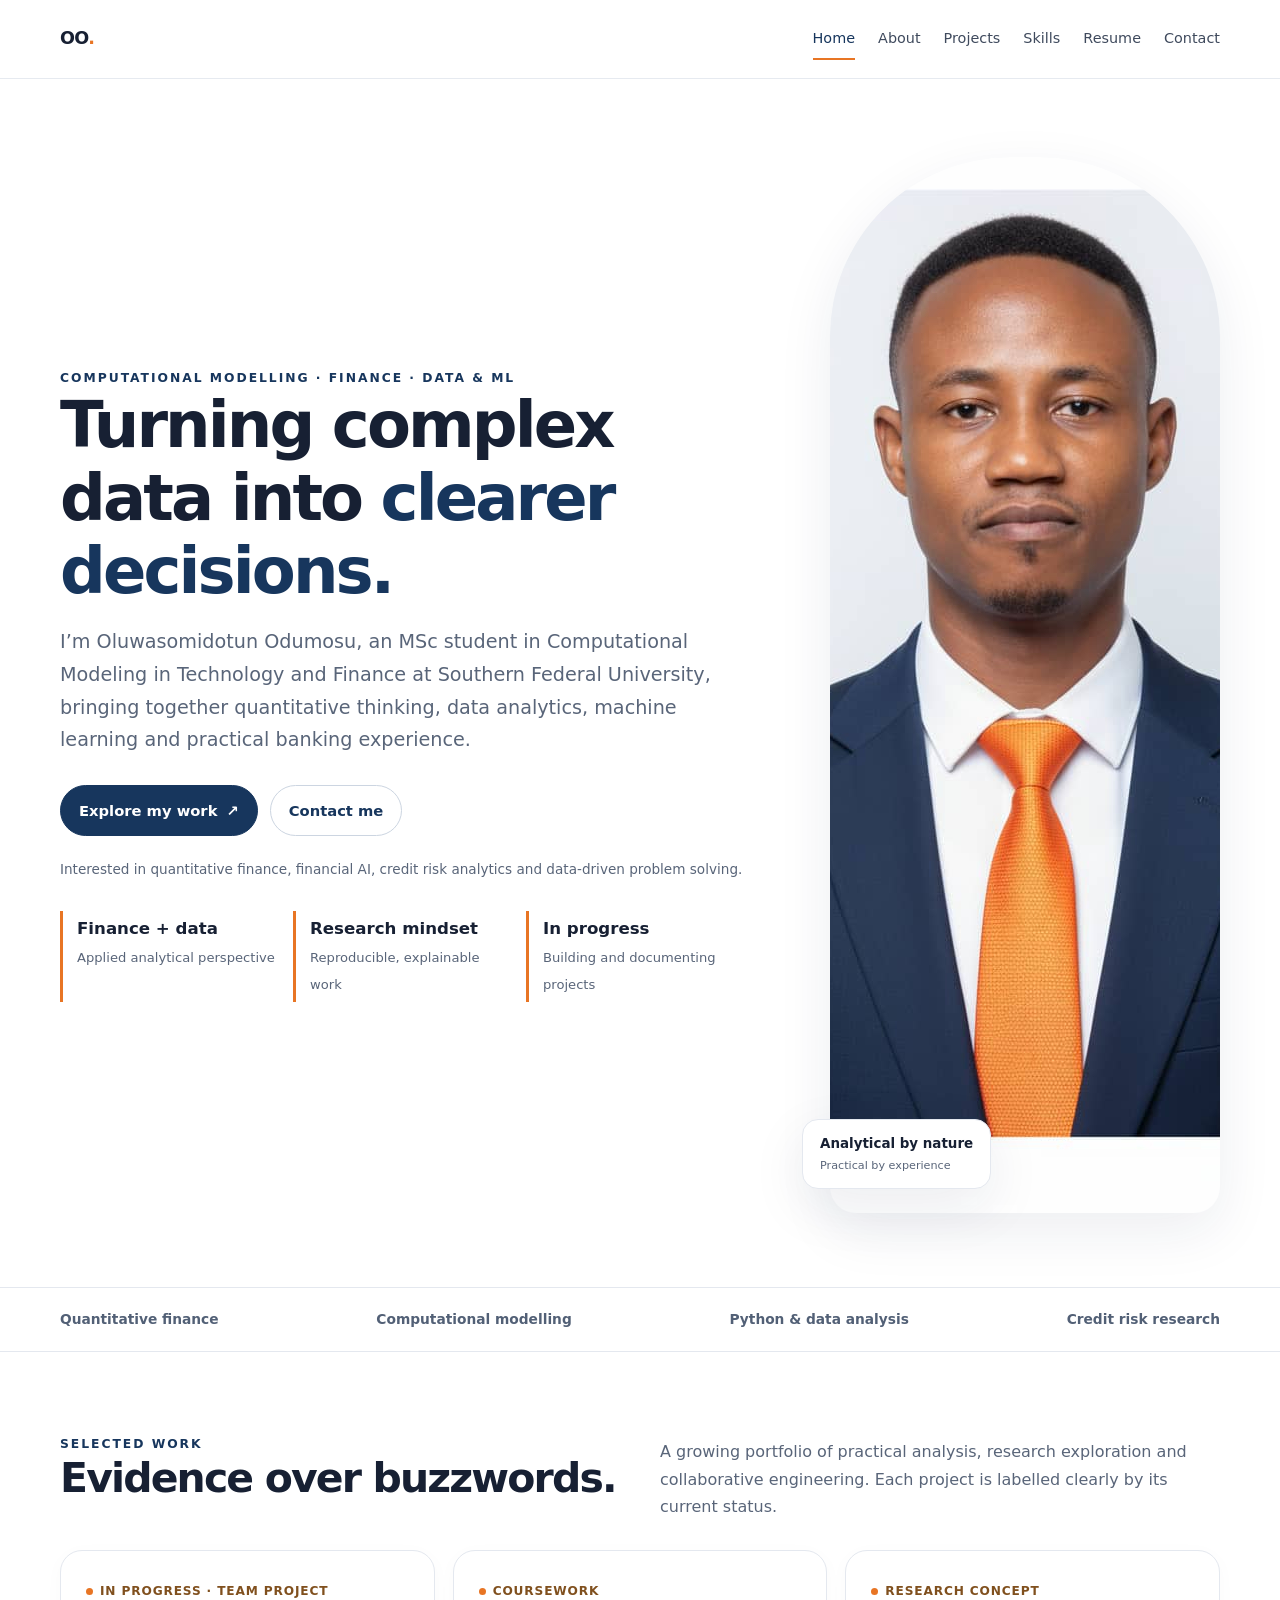
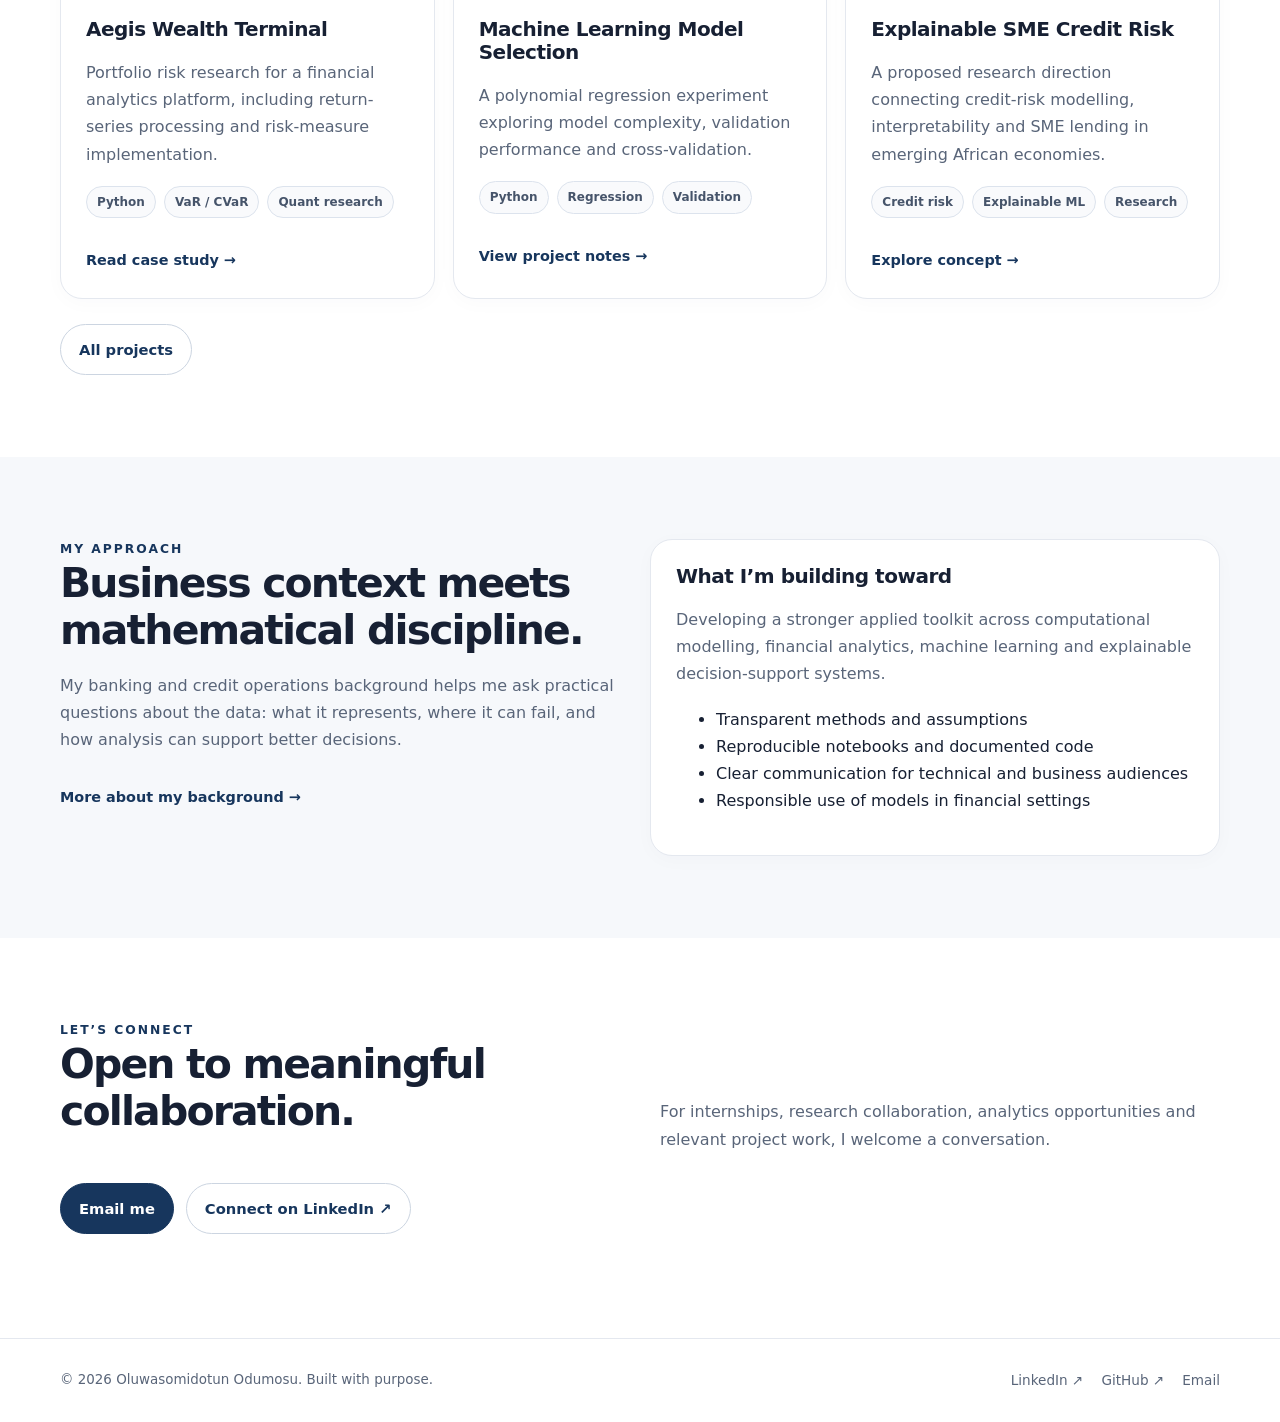
<file: index.html>
<!doctype html>
<html lang="en"><head><meta charset="utf-8"><meta name="viewport" content="width=device-width,initial-scale=1"><meta name="theme-color" content="#ffffff"><meta name="description" content="Oluwasomidotun Odumosu — computational modelling, quantitative finance, data analytics and financial machine learning."><title>Home | Oluwasomidotun Odumosu</title><link rel="stylesheet" href="styles.css"><link rel="icon" href="assets/profile.jpg" type="image/jpeg"></head>
<body><a class="skip-link" href="#main">Skip to content</a><header class="site-header"><div class="container nav-wrap"><a class="brand" href="index.html" aria-label="Oluwasomidotun Odumosu home">OO<span>.</span></a><button class="menu-toggle" type="button" aria-expanded="false" aria-controls="primary-nav">Menu</button><nav class="nav" id="primary-nav" aria-label="Primary navigation"><a href="index.html" aria-current="page">Home</a><a href="about.html">About</a><a href="projects.html">Projects</a><a href="skills.html">Skills</a><a href="resume.html">Resume</a><a href="contact.html">Contact</a></nav></div></header><main id="main"><section class="hero"><div class="container hero-grid"><div><div class="eyebrow">Computational modelling · Finance · Data & ML</div><h1>Turning complex data into <span class="highlight">clearer decisions.</span></h1><p class="lead">I’m Oluwasomidotun Odumosu, an MSc student in Computational Modeling in Technology and Finance at Southern Federal University, bringing together quantitative thinking, data analytics, machine learning and practical banking experience.</p><div class="hero-actions"><a class="button" href="projects.html">Explore my work <span aria-hidden="true">↗</span></a><a class="button secondary" href="contact.html">Contact me</a></div><p class="small">Interested in quantitative finance, financial AI, credit risk analytics and data-driven problem solving.</p><div class="metric-row"><div class="metric"><strong>Finance + data</strong><span>Applied analytical perspective</span></div><div class="metric"><strong>Research mindset</strong><span>Reproducible, explainable work</span></div><div class="metric"><strong>In progress</strong><span>Building and documenting projects</span></div></div></div><div class="hero-photo-wrap"><img class="hero-photo" src="assets/profile.jpg" alt="Professional portrait of Oluwasomidotun Odumosu" width="992" height="1056"><div class="photo-note">Analytical by nature<small>Practical by experience</small></div></div></div></section>
<div class="trust-strip"><div class="container trust-items"><span>Quantitative finance</span><span>Computational modelling</span><span>Python & data analysis</span><span>Credit risk research</span></div></div>
<section class="section"><div class="container"><div class="section-head"><div><div class="eyebrow">Selected work</div><h2>Evidence over buzzwords.</h2></div><p>A growing portfolio of practical analysis, research exploration and collaborative engineering. Each project is labelled clearly by its current status.</p></div><div class="grid-3"><article class="card"><span class="status">In progress · Team project</span><h3 style="margin-top:15px">Aegis Wealth Terminal</h3><p>Portfolio risk research for a financial analytics platform, including return-series processing and risk-measure implementation.</p><div class="tag-row"><span class="tag">Python</span><span class="tag">VaR / CVaR</span><span class="tag">Quant research</span></div><a class="card-link" href="projects/aegis-wealth-terminal.html">Read case study →</a></article><article class="card"><span class="status">Coursework</span><h3 style="margin-top:15px">Machine Learning Model Selection</h3><p>A polynomial regression experiment exploring model complexity, validation performance and cross-validation.</p><div class="tag-row"><span class="tag">Python</span><span class="tag">Regression</span><span class="tag">Validation</span></div><a class="card-link" href="projects.html#model-selection">View project notes →</a></article><article class="card"><span class="status">Research concept</span><h3 style="margin-top:15px">Explainable SME Credit Risk</h3><p>A proposed research direction connecting credit-risk modelling, interpretability and SME lending in emerging African economies.</p><div class="tag-row"><span class="tag">Credit risk</span><span class="tag">Explainable ML</span><span class="tag">Research</span></div><a class="card-link" href="projects.html#credit-risk">Explore concept →</a></article></div><div style="margin-top:25px"><a class="button secondary" href="projects.html">All projects</a></div></div></section>
<section class="section soft"><div class="container grid-2"><div><div class="eyebrow">My approach</div><h2>Business context meets mathematical discipline.</h2><p>My banking and credit operations background helps me ask practical questions about the data: what it represents, where it can fail, and how analysis can support better decisions.</p><a class="card-link" href="about.html">More about my background →</a></div><div class="card"><h3>What I’m building toward</h3><p>Developing a stronger applied toolkit across computational modelling, financial analytics, machine learning and explainable decision-support systems.</p><ul><li>Transparent methods and assumptions</li><li>Reproducible notebooks and documented code</li><li>Clear communication for technical and business audiences</li><li>Responsible use of models in financial settings</li></ul></div></div></section>
<section class="section"><div class="container"><div class="section-head"><div><div class="eyebrow">Let’s connect</div><h2>Open to meaningful collaboration.</h2></div><p>For internships, research collaboration, analytics opportunities and relevant project work, I welcome a conversation.</p></div><div class="hero-actions"><a class="button" href="mailto:odumosu@sfedu.ru">Email me</a><a class="button secondary" href="https://www.linkedin.com/in/oluwasomidotun-odumosu-31854b177/" target="_blank" rel="noopener noreferrer">Connect on LinkedIn ↗</a></div></div></section></main><footer class="footer"><div class="container footer-inner"><p>© <span data-year>2026</span> Oluwasomidotun Odumosu. Built with purpose.</p><div class="footer-links"><a href="https://www.linkedin.com/in/oluwasomidotun-odumosu-31854b177/" target="_blank" rel="noopener noreferrer">LinkedIn ↗</a><a href="https://github.com/dotunodomosu" target="_blank" rel="noopener noreferrer">GitHub ↗</a><a href="mailto:odumosu@sfedu.ru">Email</a></div></div></footer><script src="script.js" defer></script></body></html>
</file>
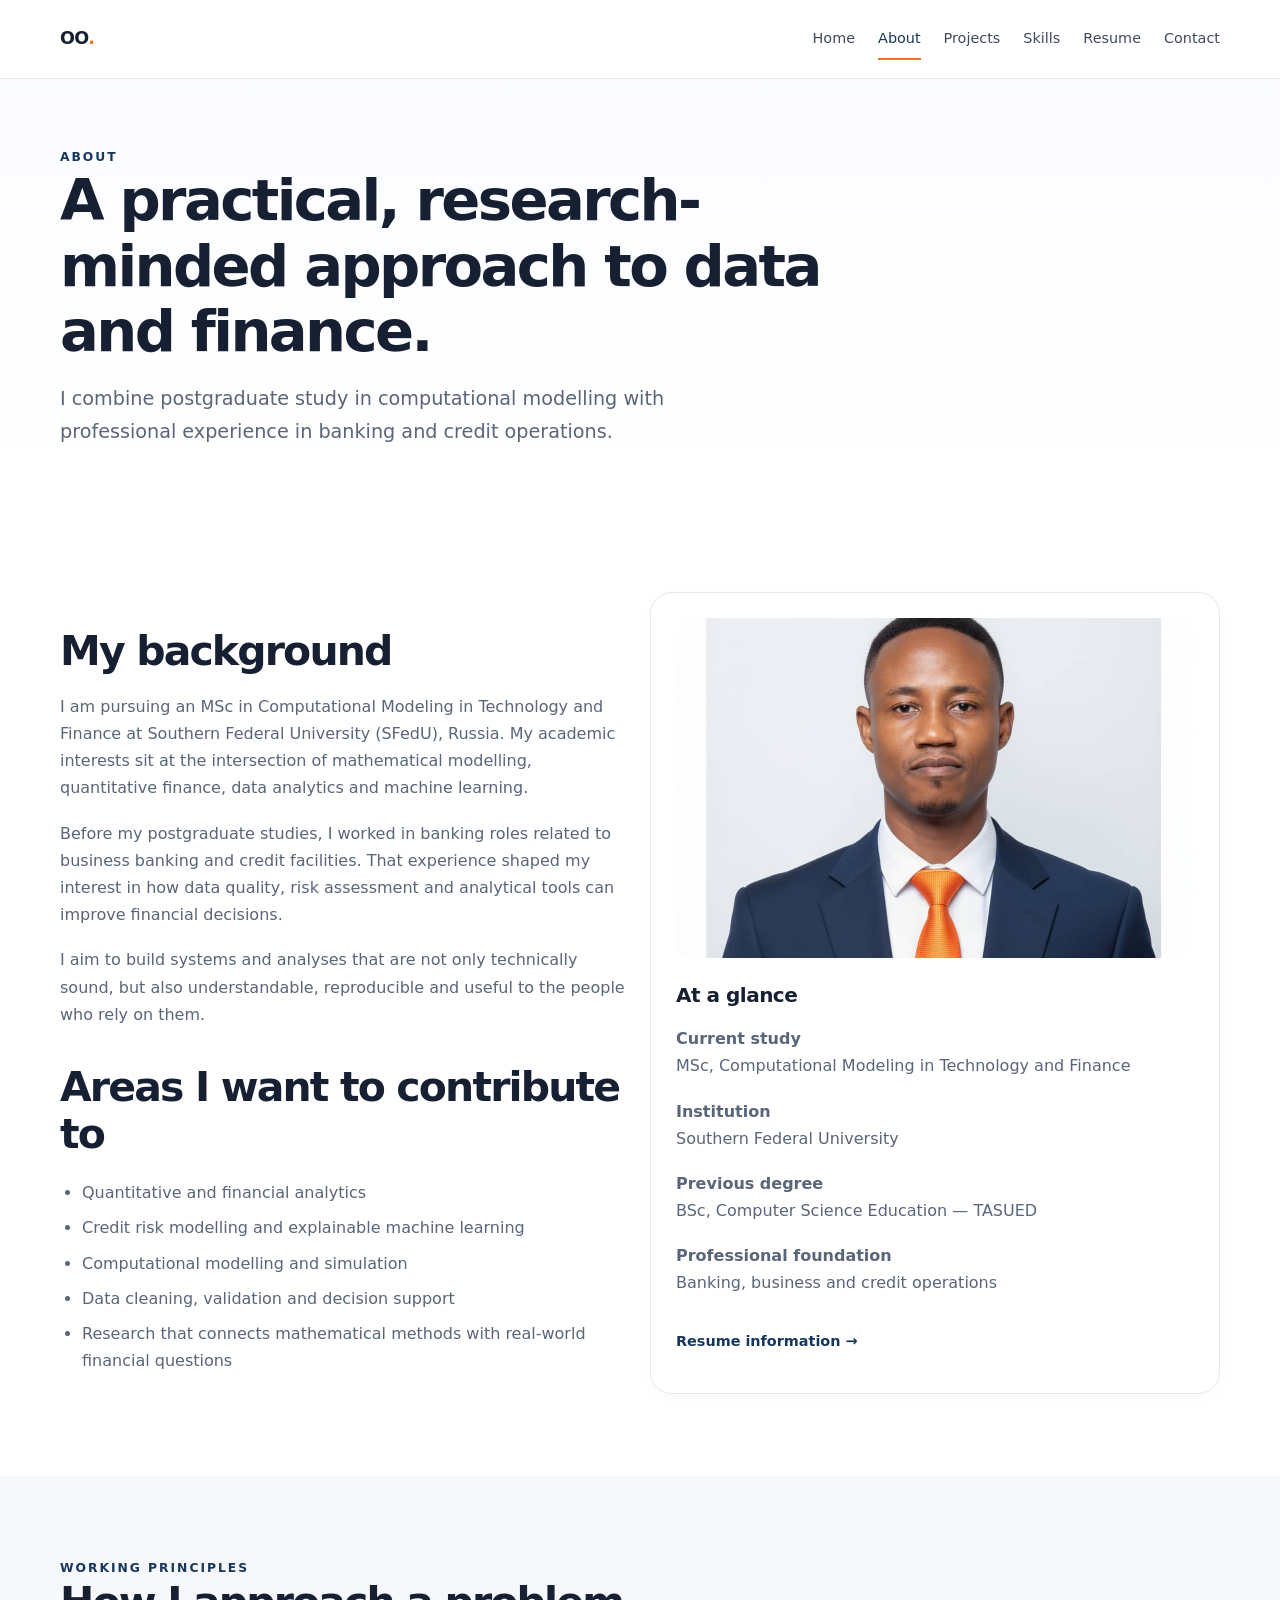
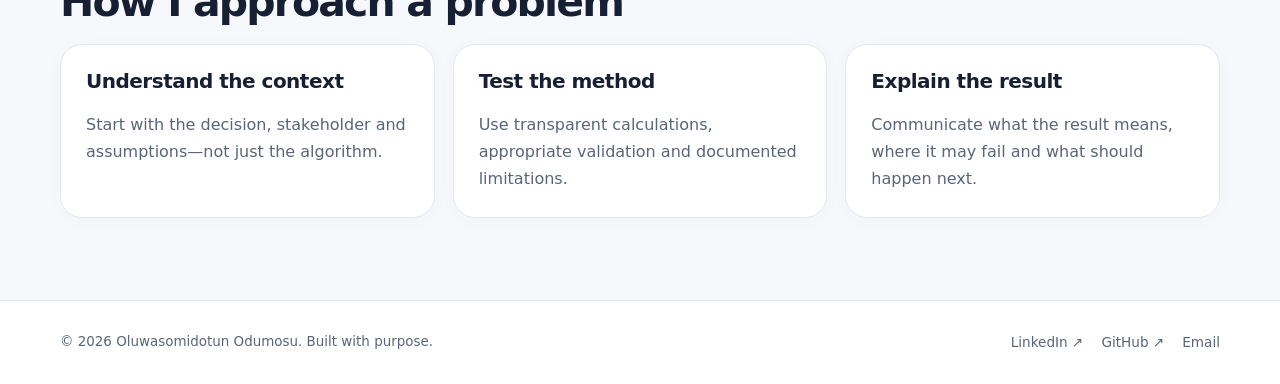
<file: about.html>
<!doctype html>
<html lang="en"><head><meta charset="utf-8"><meta name="viewport" content="width=device-width,initial-scale=1"><meta name="theme-color" content="#ffffff"><meta name="description" content="Oluwasomidotun Odumosu — computational modelling, quantitative finance, data analytics and financial machine learning."><title>About | Oluwasomidotun Odumosu</title><link rel="stylesheet" href="styles.css"><link rel="icon" href="assets/profile.jpg" type="image/jpeg"></head>
<body><a class="skip-link" href="#main">Skip to content</a><header class="site-header"><div class="container nav-wrap"><a class="brand" href="index.html" aria-label="Oluwasomidotun Odumosu home">OO<span>.</span></a><button class="menu-toggle" type="button" aria-expanded="false" aria-controls="primary-nav">Menu</button><nav class="nav" id="primary-nav" aria-label="Primary navigation"><a href="index.html">Home</a><a href="about.html" aria-current="page">About</a><a href="projects.html">Projects</a><a href="skills.html">Skills</a><a href="resume.html">Resume</a><a href="contact.html">Contact</a></nav></div></header><main id="main"><section class="page-hero"><div class="container"><div class="eyebrow">About</div><h1>A practical, research-minded approach to data and finance.</h1><p class="lead">I combine postgraduate study in computational modelling with professional experience in banking and credit operations.</p></div></section><section class="section"><div class="container grid-2"><div class="prose"><h2>My background</h2><p>I am pursuing an MSc in Computational Modeling in Technology and Finance at Southern Federal University (SFedU), Russia. My academic interests sit at the intersection of mathematical modelling, quantitative finance, data analytics and machine learning.</p><p>Before my postgraduate studies, I worked in banking roles related to business banking and credit facilities. That experience shaped my interest in how data quality, risk assessment and analytical tools can improve financial decisions.</p><p>I aim to build systems and analyses that are not only technically sound, but also understandable, reproducible and useful to the people who rely on them.</p><h2>Areas I want to contribute to</h2><ul><li>Quantitative and financial analytics</li><li>Credit risk modelling and explainable machine learning</li><li>Computational modelling and simulation</li><li>Data cleaning, validation and decision support</li><li>Research that connects mathematical methods with real-world financial questions</li></ul></div><aside class="card"><img src="assets/profile.jpg" alt="Portrait of Oluwasomidotun Odumosu" style="width:100%;max-height:340px;object-fit:cover;object-position:center 20%;border-radius:15px;margin-bottom:18px"><h3>At a glance</h3><p><strong>Current study</strong><br>MSc, Computational Modeling in Technology and Finance</p><p><strong>Institution</strong><br>Southern Federal University</p><p><strong>Previous degree</strong><br>BSc, Computer Science Education — TASUED</p><p><strong>Professional foundation</strong><br>Banking, business and credit operations</p><a class="card-link" href="resume.html">Resume information →</a></aside></div></section><section class="section soft"><div class="container"><div class="eyebrow">Working principles</div><h2>How I approach a problem</h2><div class="grid-3"><article class="card"><h3>Understand the context</h3><p>Start with the decision, stakeholder and assumptions—not just the algorithm.</p></article><article class="card"><h3>Test the method</h3><p>Use transparent calculations, appropriate validation and documented limitations.</p></article><article class="card"><h3>Explain the result</h3><p>Communicate what the result means, where it may fail and what should happen next.</p></article></div></div></section></main><footer class="footer"><div class="container footer-inner"><p>© <span data-year>2026</span> Oluwasomidotun Odumosu. Built with purpose.</p><div class="footer-links"><a href="https://www.linkedin.com/in/oluwasomidotun-odumosu-31854b177/" target="_blank" rel="noopener noreferrer">LinkedIn ↗</a><a href="https://github.com/dotunodomosu" target="_blank" rel="noopener noreferrer">GitHub ↗</a><a href="mailto:odumosu@sfedu.ru">Email</a></div></div></footer><script src="script.js" defer></script></body></html>
</file>
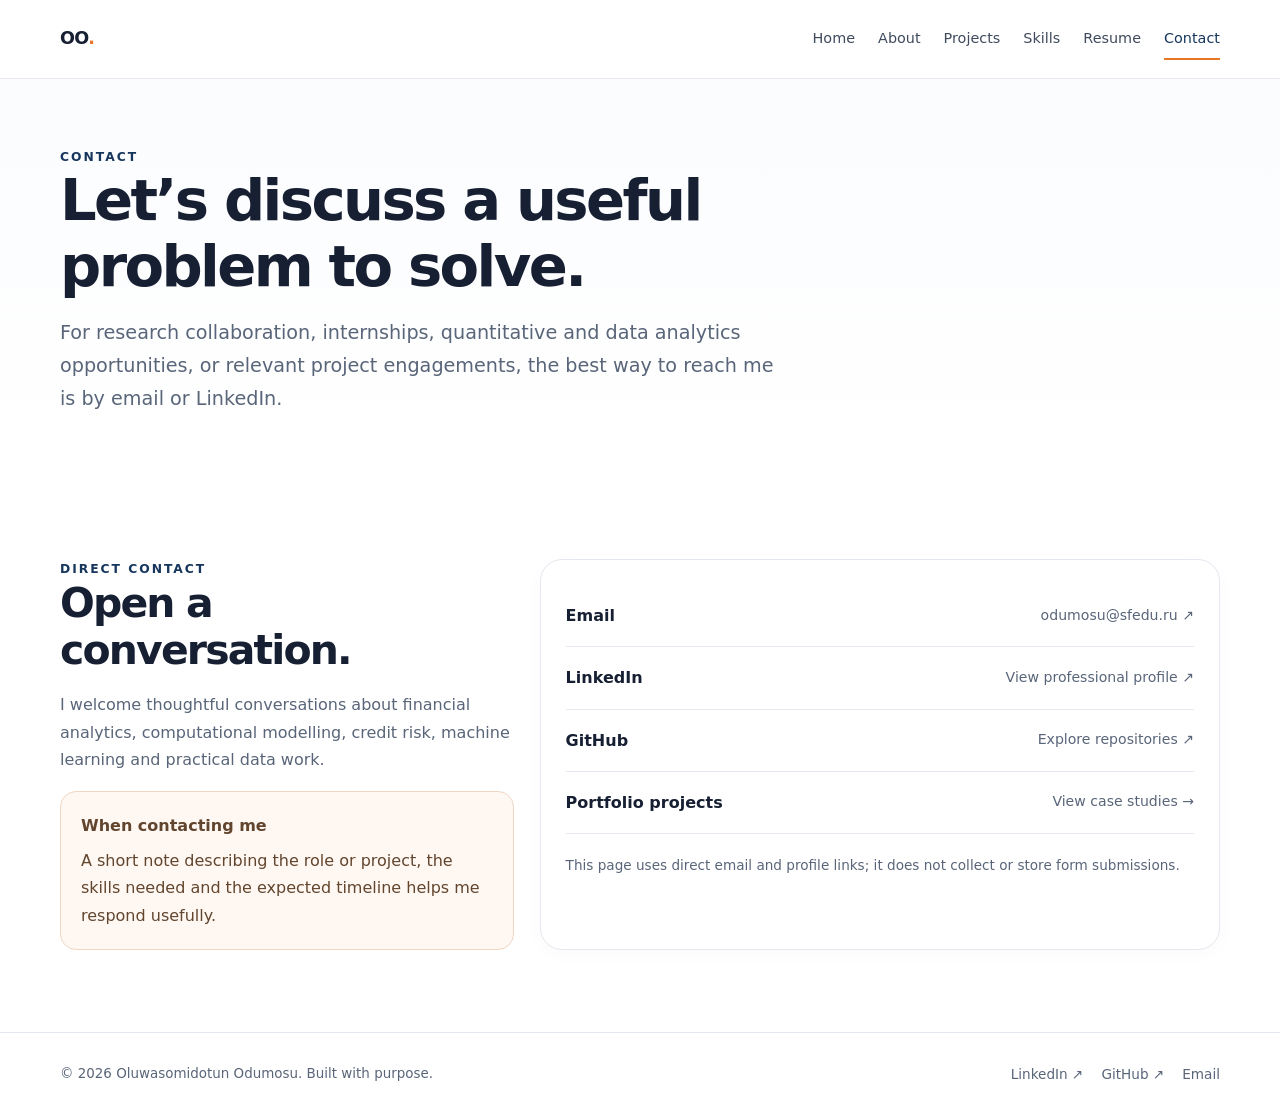
<file: contact.html>
<!doctype html>
<html lang="en"><head><meta charset="utf-8"><meta name="viewport" content="width=device-width,initial-scale=1"><meta name="theme-color" content="#ffffff"><meta name="description" content="Oluwasomidotun Odumosu — computational modelling, quantitative finance, data analytics and financial machine learning."><title>Contact | Oluwasomidotun Odumosu</title><link rel="stylesheet" href="styles.css"><link rel="icon" href="assets/profile.jpg" type="image/jpeg"></head>
<body><a class="skip-link" href="#main">Skip to content</a><header class="site-header"><div class="container nav-wrap"><a class="brand" href="index.html" aria-label="Oluwasomidotun Odumosu home">OO<span>.</span></a><button class="menu-toggle" type="button" aria-expanded="false" aria-controls="primary-nav">Menu</button><nav class="nav" id="primary-nav" aria-label="Primary navigation"><a href="index.html">Home</a><a href="about.html">About</a><a href="projects.html">Projects</a><a href="skills.html">Skills</a><a href="resume.html">Resume</a><a href="contact.html" aria-current="page">Contact</a></nav></div></header><main id="main"><section class="page-hero"><div class="container"><div class="eyebrow">Contact</div><h1>Let’s discuss a useful problem to solve.</h1><p class="lead">For research collaboration, internships, quantitative and data analytics opportunities, or relevant project engagements, the best way to reach me is by email or LinkedIn.</p></div></section><section class="section"><div class="container contact-grid"><div><div class="eyebrow">Direct contact</div><h2>Open a conversation.</h2><p>I welcome thoughtful conversations about financial analytics, computational modelling, credit risk, machine learning and practical data work.</p><div class="notice"><strong>When contacting me</strong><p style="margin:8px 0 0;color:inherit">A short note describing the role or project, the skills needed and the expected timeline helps me respond usefully.</p></div></div><div class="card"><a class="contact-link" href="mailto:odumosu@sfedu.ru">Email <span>odumosu@sfedu.ru ↗</span></a><a class="contact-link" href="https://www.linkedin.com/in/oluwasomidotun-odumosu-31854b177/" target="_blank" rel="noopener noreferrer">LinkedIn <span>View professional profile ↗</span></a><a class="contact-link" href="https://github.com/dotunodomosu" target="_blank" rel="noopener noreferrer">GitHub <span>Explore repositories ↗</span></a><a class="contact-link" href="projects.html">Portfolio projects <span>View case studies →</span></a><p class="small muted" style="margin-top:20px">This page uses direct email and profile links; it does not collect or store form submissions.</p></div></div></section></main><footer class="footer"><div class="container footer-inner"><p>© <span data-year>2026</span> Oluwasomidotun Odumosu. Built with purpose.</p><div class="footer-links"><a href="https://www.linkedin.com/in/oluwasomidotun-odumosu-31854b177/" target="_blank" rel="noopener noreferrer">LinkedIn ↗</a><a href="https://github.com/dotunodomosu" target="_blank" rel="noopener noreferrer">GitHub ↗</a><a href="mailto:odumosu@sfedu.ru">Email</a></div></div></footer><script src="script.js" defer></script></body></html>
</file>
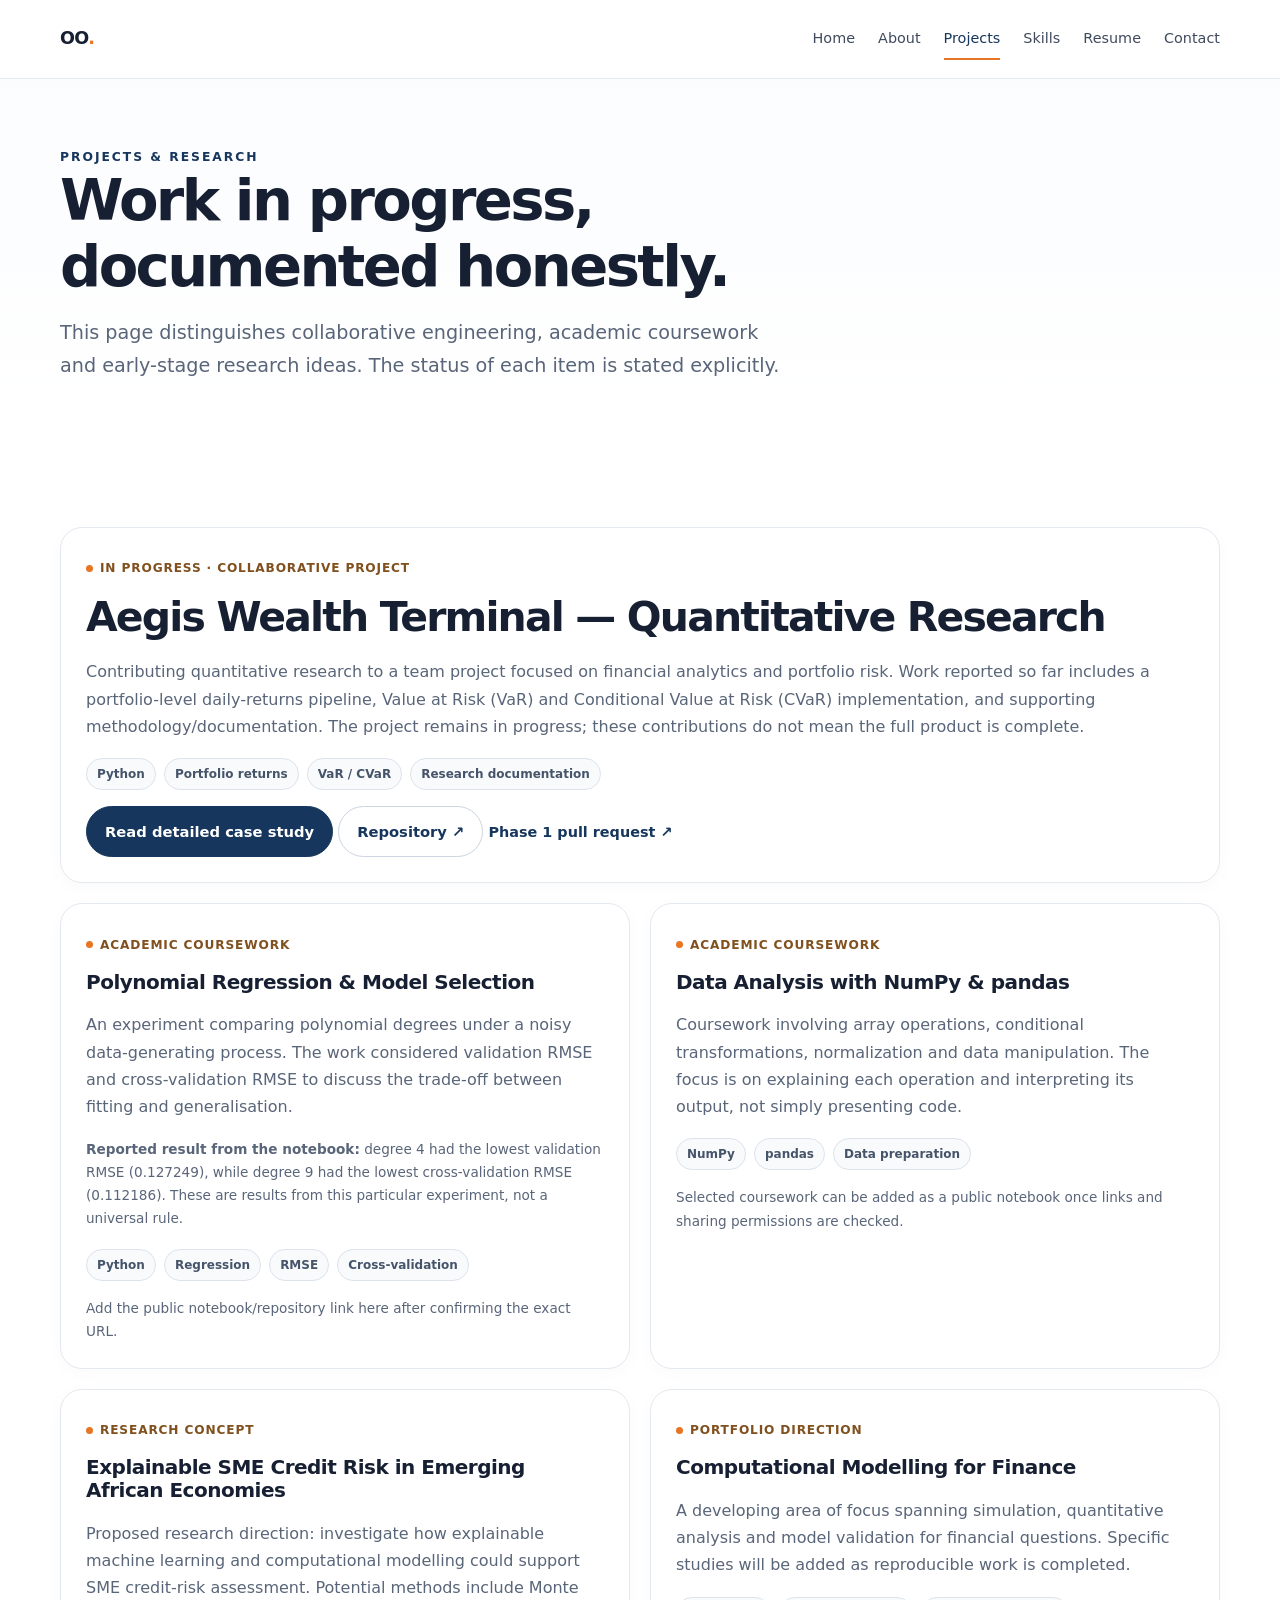
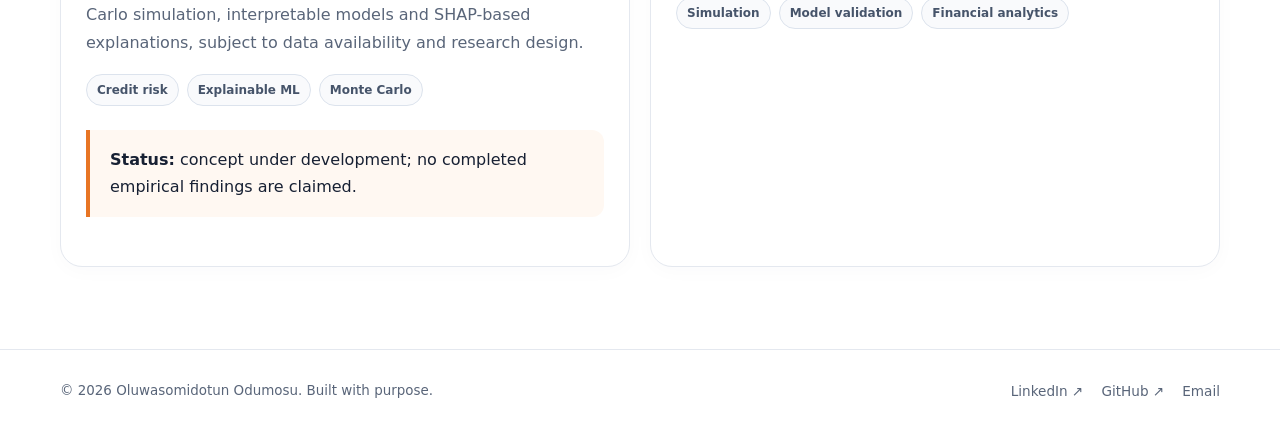
<file: projects.html>
<!doctype html>
<html lang="en"><head><meta charset="utf-8"><meta name="viewport" content="width=device-width,initial-scale=1"><meta name="theme-color" content="#ffffff"><meta name="description" content="Oluwasomidotun Odumosu — computational modelling, quantitative finance, data analytics and financial machine learning."><title>Projects | Oluwasomidotun Odumosu</title><link rel="stylesheet" href="styles.css"><link rel="icon" href="assets/profile.jpg" type="image/jpeg"></head>
<body><a class="skip-link" href="#main">Skip to content</a><header class="site-header"><div class="container nav-wrap"><a class="brand" href="index.html" aria-label="Oluwasomidotun Odumosu home">OO<span>.</span></a><button class="menu-toggle" type="button" aria-expanded="false" aria-controls="primary-nav">Menu</button><nav class="nav" id="primary-nav" aria-label="Primary navigation"><a href="index.html">Home</a><a href="about.html">About</a><a href="projects.html" aria-current="page">Projects</a><a href="skills.html">Skills</a><a href="resume.html">Resume</a><a href="contact.html">Contact</a></nav></div></header><main id="main"><section class="page-hero"><div class="container"><div class="eyebrow">Projects & research</div><h1>Work in progress, documented honestly.</h1><p class="lead">This page distinguishes collaborative engineering, academic coursework and early-stage research ideas. The status of each item is stated explicitly.</p></div></section><section class="section"><div class="container"><article class="card" style="margin-bottom:20px"><span class="status">In progress · Collaborative project</span><h2 style="margin-top:14px">Aegis Wealth Terminal — Quantitative Research</h2><p>Contributing quantitative research to a team project focused on financial analytics and portfolio risk. Work reported so far includes a portfolio-level daily-returns pipeline, Value at Risk (VaR) and Conditional Value at Risk (CVaR) implementation, and supporting methodology/documentation. The project remains in progress; these contributions do not mean the full product is complete.</p><div class="tag-row"><span class="tag">Python</span><span class="tag">Portfolio returns</span><span class="tag">VaR / CVaR</span><span class="tag">Research documentation</span></div><a class="button" href="projects/aegis-wealth-terminal.html">Read detailed case study</a> <a class="button secondary" href="https://github.com/31MaeStro13/aegis_rust_front" target="_blank" rel="noopener noreferrer">Repository ↗</a> <a class="card-link" href="https://github.com/31MaeStro13/aegis_rust_front/pull/1" target="_blank" rel="noopener noreferrer">Phase 1 pull request ↗</a></article><div class="grid-2"><article class="card" id="model-selection"><span class="status">Academic coursework</span><h3 style="margin-top:14px">Polynomial Regression & Model Selection</h3><p>An experiment comparing polynomial degrees under a noisy data-generating process. The work considered validation RMSE and cross-validation RMSE to discuss the trade-off between fitting and generalisation.</p><p class="small"><strong>Reported result from the notebook:</strong> degree 4 had the lowest validation RMSE (0.127249), while degree 9 had the lowest cross-validation RMSE (0.112186). These are results from this particular experiment, not a universal rule.</p><div class="tag-row"><span class="tag">Python</span><span class="tag">Regression</span><span class="tag">RMSE</span><span class="tag">Cross-validation</span></div><p class="small muted">Add the public notebook/repository link here after confirming the exact URL.</p></article><article class="card"><span class="status">Academic coursework</span><h3 style="margin-top:14px">Data Analysis with NumPy & pandas</h3><p>Coursework involving array operations, conditional transformations, normalization and data manipulation. The focus is on explaining each operation and interpreting its output, not simply presenting code.</p><div class="tag-row"><span class="tag">NumPy</span><span class="tag">pandas</span><span class="tag">Data preparation</span></div><p class="small muted">Selected coursework can be added as a public notebook once links and sharing permissions are checked.</p></article><article class="card" id="credit-risk"><span class="status">Research concept</span><h3 style="margin-top:14px">Explainable SME Credit Risk in Emerging African Economies</h3><p>Proposed research direction: investigate how explainable machine learning and computational modelling could support SME credit-risk assessment. Potential methods include Monte Carlo simulation, interpretable models and SHAP-based explanations, subject to data availability and research design.</p><div class="tag-row"><span class="tag">Credit risk</span><span class="tag">Explainable ML</span><span class="tag">Monte Carlo</span></div><div class="callout"><strong>Status:</strong> concept under development; no completed empirical findings are claimed.</div></article><article class="card"><span class="status">Portfolio direction</span><h3 style="margin-top:14px">Computational Modelling for Finance</h3><p>A developing area of focus spanning simulation, quantitative analysis and model validation for financial questions. Specific studies will be added as reproducible work is completed.</p><div class="tag-row"><span class="tag">Simulation</span><span class="tag">Model validation</span><span class="tag">Financial analytics</span></div></article></div></div></section></main><footer class="footer"><div class="container footer-inner"><p>© <span data-year>2026</span> Oluwasomidotun Odumosu. Built with purpose.</p><div class="footer-links"><a href="https://www.linkedin.com/in/oluwasomidotun-odumosu-31854b177/" target="_blank" rel="noopener noreferrer">LinkedIn ↗</a><a href="https://github.com/dotunodomosu" target="_blank" rel="noopener noreferrer">GitHub ↗</a><a href="mailto:odumosu@sfedu.ru">Email</a></div></div></footer><script src="script.js" defer></script></body></html>
</file>
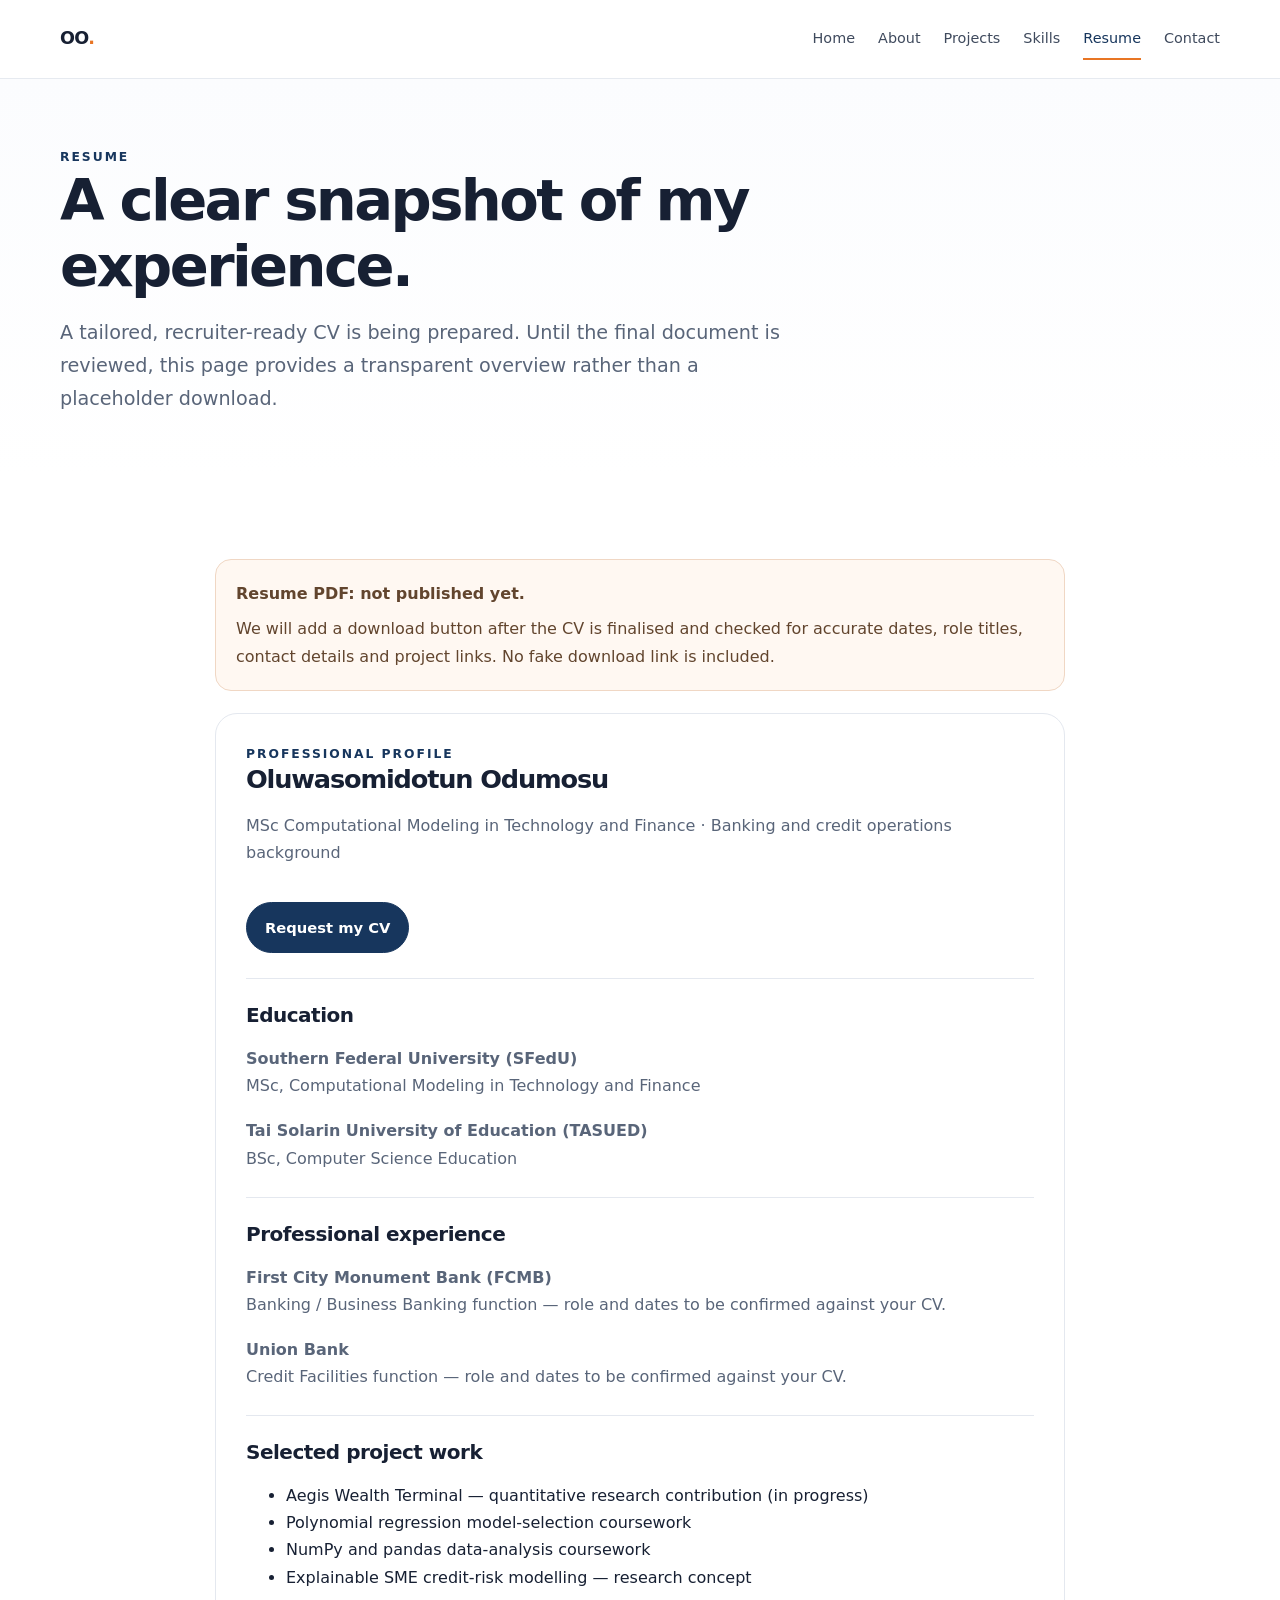
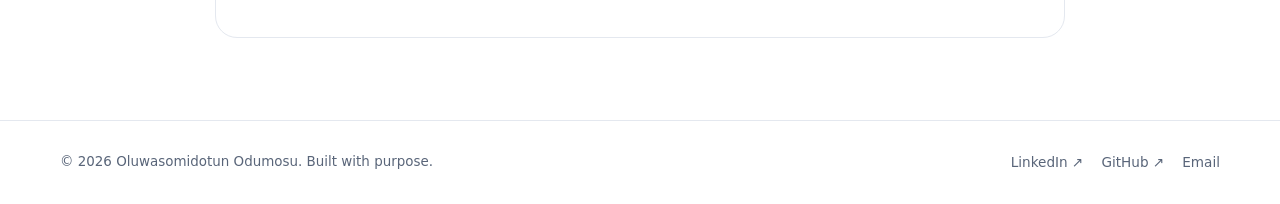
<file: resume.html>
<!doctype html>
<html lang="en"><head><meta charset="utf-8"><meta name="viewport" content="width=device-width,initial-scale=1"><meta name="theme-color" content="#ffffff"><meta name="description" content="Oluwasomidotun Odumosu — computational modelling, quantitative finance, data analytics and financial machine learning."><title>Resume | Oluwasomidotun Odumosu</title><link rel="stylesheet" href="styles.css"><link rel="icon" href="assets/profile.jpg" type="image/jpeg"></head>
<body><a class="skip-link" href="#main">Skip to content</a><header class="site-header"><div class="container nav-wrap"><a class="brand" href="index.html" aria-label="Oluwasomidotun Odumosu home">OO<span>.</span></a><button class="menu-toggle" type="button" aria-expanded="false" aria-controls="primary-nav">Menu</button><nav class="nav" id="primary-nav" aria-label="Primary navigation"><a href="index.html">Home</a><a href="about.html">About</a><a href="projects.html">Projects</a><a href="skills.html">Skills</a><a href="resume.html" aria-current="page">Resume</a><a href="contact.html">Contact</a></nav></div></header><main id="main"><section class="page-hero"><div class="container"><div class="eyebrow">Resume</div><h1>A clear snapshot of my experience.</h1><p class="lead">A tailored, recruiter-ready CV is being prepared. Until the final document is reviewed, this page provides a transparent overview rather than a placeholder download.</p></div></section><section class="section"><div class="container content-narrow"><div class="notice"><strong>Resume PDF: not published yet.</strong><p style="margin:8px 0 0;color:inherit">We will add a download button after the CV is finalised and checked for accurate dates, role titles, contact details and project links. No fake download link is included.</p></div><div class="resume-panel" style="margin-top:22px"><div class="resume-top"><div><div class="eyebrow">Professional profile</div><h2>Oluwasomidotun Odumosu</h2><p>MSc Computational Modeling in Technology and Finance · Banking and credit operations background</p></div><a class="button" href="mailto:odumosu@sfedu.ru">Request my CV</a></div><hr class="rule"><h3>Education</h3><p><strong>Southern Federal University (SFedU)</strong><br>MSc, Computational Modeling in Technology and Finance</p><p><strong>Tai Solarin University of Education (TASUED)</strong><br>BSc, Computer Science Education</p><hr class="rule"><h3>Professional experience</h3><p><strong>First City Monument Bank (FCMB)</strong><br>Banking / Business Banking function — role and dates to be confirmed against your CV.</p><p><strong>Union Bank</strong><br>Credit Facilities function — role and dates to be confirmed against your CV.</p><hr class="rule"><h3>Selected project work</h3><ul><li>Aegis Wealth Terminal — quantitative research contribution (in progress)</li><li>Polynomial regression model-selection coursework</li><li>NumPy and pandas data-analysis coursework</li><li>Explainable SME credit-risk modelling — research concept</li></ul></div></div></section></main><footer class="footer"><div class="container footer-inner"><p>© <span data-year>2026</span> Oluwasomidotun Odumosu. Built with purpose.</p><div class="footer-links"><a href="https://www.linkedin.com/in/oluwasomidotun-odumosu-31854b177/" target="_blank" rel="noopener noreferrer">LinkedIn ↗</a><a href="https://github.com/dotunodomosu" target="_blank" rel="noopener noreferrer">GitHub ↗</a><a href="mailto:odumosu@sfedu.ru">Email</a></div></div></footer><script src="script.js" defer></script></body></html>
</file>
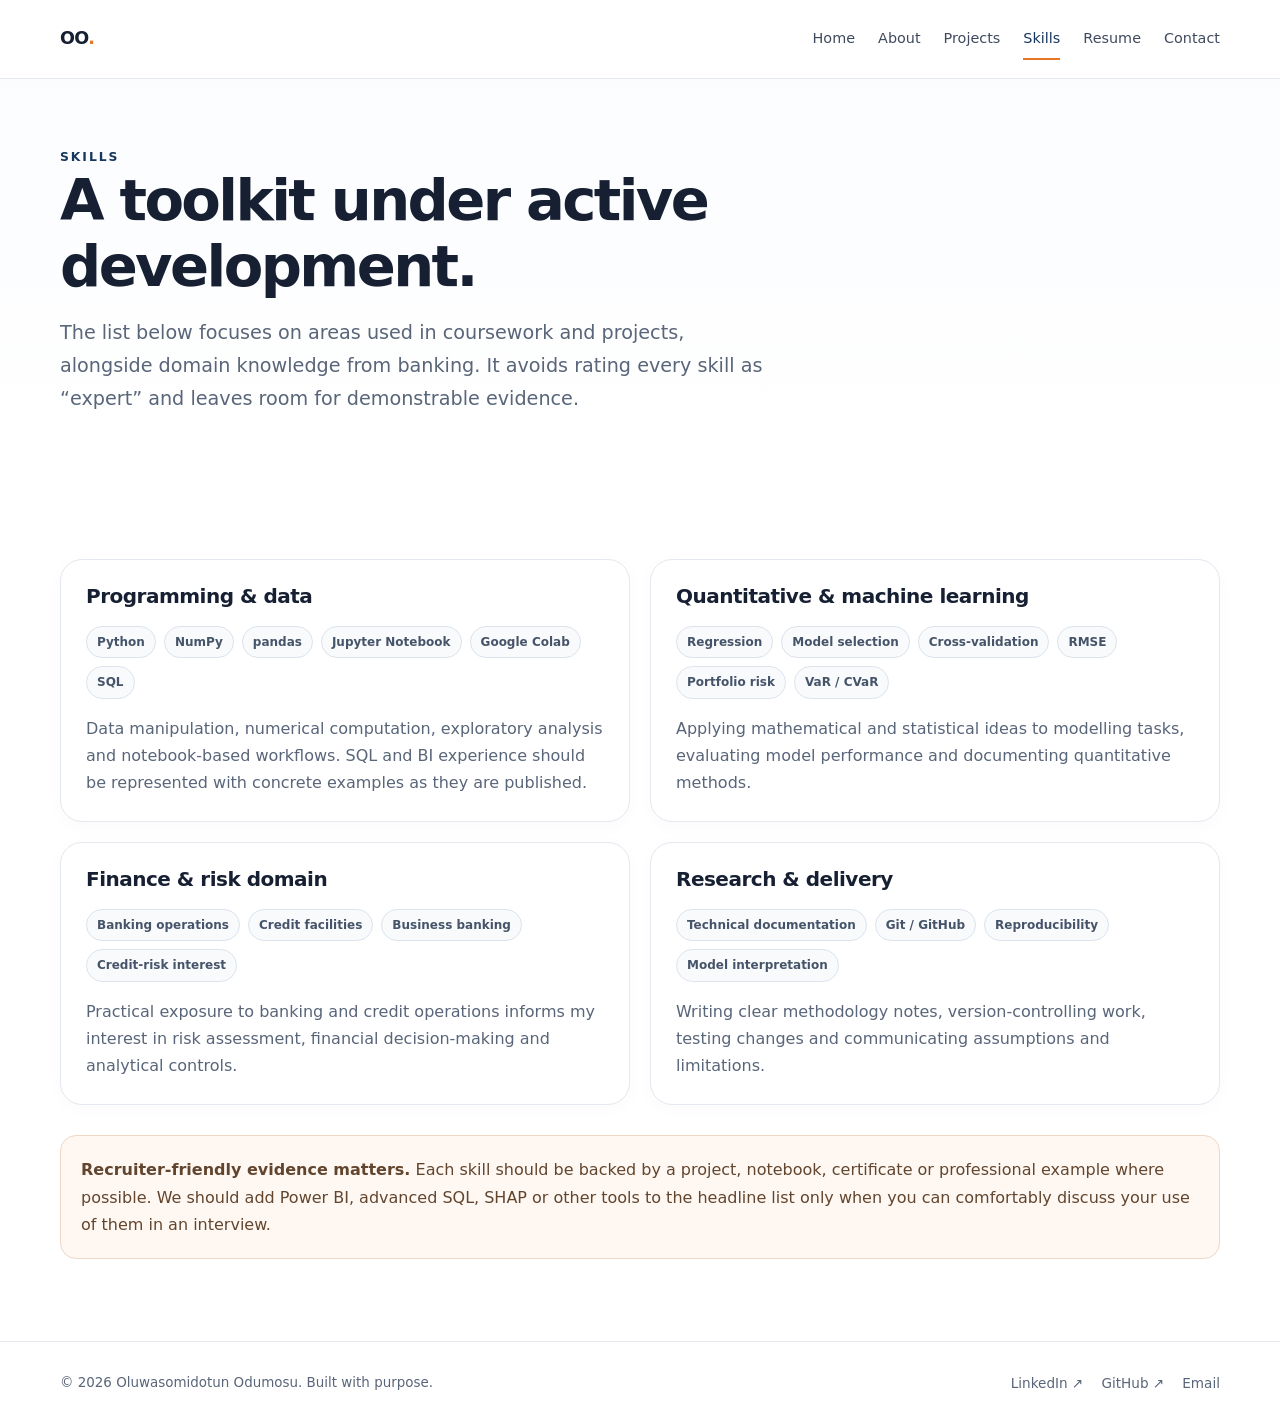
<file: skills.html>
<!doctype html>
<html lang="en"><head><meta charset="utf-8"><meta name="viewport" content="width=device-width,initial-scale=1"><meta name="theme-color" content="#ffffff"><meta name="description" content="Oluwasomidotun Odumosu — computational modelling, quantitative finance, data analytics and financial machine learning."><title>Skills | Oluwasomidotun Odumosu</title><link rel="stylesheet" href="styles.css"><link rel="icon" href="assets/profile.jpg" type="image/jpeg"></head>
<body><a class="skip-link" href="#main">Skip to content</a><header class="site-header"><div class="container nav-wrap"><a class="brand" href="index.html" aria-label="Oluwasomidotun Odumosu home">OO<span>.</span></a><button class="menu-toggle" type="button" aria-expanded="false" aria-controls="primary-nav">Menu</button><nav class="nav" id="primary-nav" aria-label="Primary navigation"><a href="index.html">Home</a><a href="about.html">About</a><a href="projects.html">Projects</a><a href="skills.html" aria-current="page">Skills</a><a href="resume.html">Resume</a><a href="contact.html">Contact</a></nav></div></header><main id="main"><section class="page-hero"><div class="container"><div class="eyebrow">Skills</div><h1>A toolkit under active development.</h1><p class="lead">The list below focuses on areas used in coursework and projects, alongside domain knowledge from banking. It avoids rating every skill as “expert” and leaves room for demonstrable evidence.</p></div></section><section class="section"><div class="container grid-2"><div class="card"><h3>Programming & data</h3><div class="tag-row"><span class="tag">Python</span><span class="tag">NumPy</span><span class="tag">pandas</span><span class="tag">Jupyter Notebook</span><span class="tag">Google Colab</span><span class="tag">SQL</span></div><p>Data manipulation, numerical computation, exploratory analysis and notebook-based workflows. SQL and BI experience should be represented with concrete examples as they are published.</p></div><div class="card"><h3>Quantitative & machine learning</h3><div class="tag-row"><span class="tag">Regression</span><span class="tag">Model selection</span><span class="tag">Cross-validation</span><span class="tag">RMSE</span><span class="tag">Portfolio risk</span><span class="tag">VaR / CVaR</span></div><p>Applying mathematical and statistical ideas to modelling tasks, evaluating model performance and documenting quantitative methods.</p></div><div class="card"><h3>Finance & risk domain</h3><div class="tag-row"><span class="tag">Banking operations</span><span class="tag">Credit facilities</span><span class="tag">Business banking</span><span class="tag">Credit-risk interest</span></div><p>Practical exposure to banking and credit operations informs my interest in risk assessment, financial decision-making and analytical controls.</p></div><div class="card"><h3>Research & delivery</h3><div class="tag-row"><span class="tag">Technical documentation</span><span class="tag">Git / GitHub</span><span class="tag">Reproducibility</span><span class="tag">Model interpretation</span></div><p>Writing clear methodology notes, version-controlling work, testing changes and communicating assumptions and limitations.</p></div></div><div class="container" style="margin-top:30px"><div class="notice"><strong>Recruiter-friendly evidence matters.</strong> Each skill should be backed by a project, notebook, certificate or professional example where possible. We should add Power BI, advanced SQL, SHAP or other tools to the headline list only when you can comfortably discuss your use of them in an interview.</div></div></section></main><footer class="footer"><div class="container footer-inner"><p>© <span data-year>2026</span> Oluwasomidotun Odumosu. Built with purpose.</p><div class="footer-links"><a href="https://www.linkedin.com/in/oluwasomidotun-odumosu-31854b177/" target="_blank" rel="noopener noreferrer">LinkedIn ↗</a><a href="https://github.com/dotunodomosu" target="_blank" rel="noopener noreferrer">GitHub ↗</a><a href="mailto:odumosu@sfedu.ru">Email</a></div></div></footer><script src="script.js" defer></script></body></html>
</file>
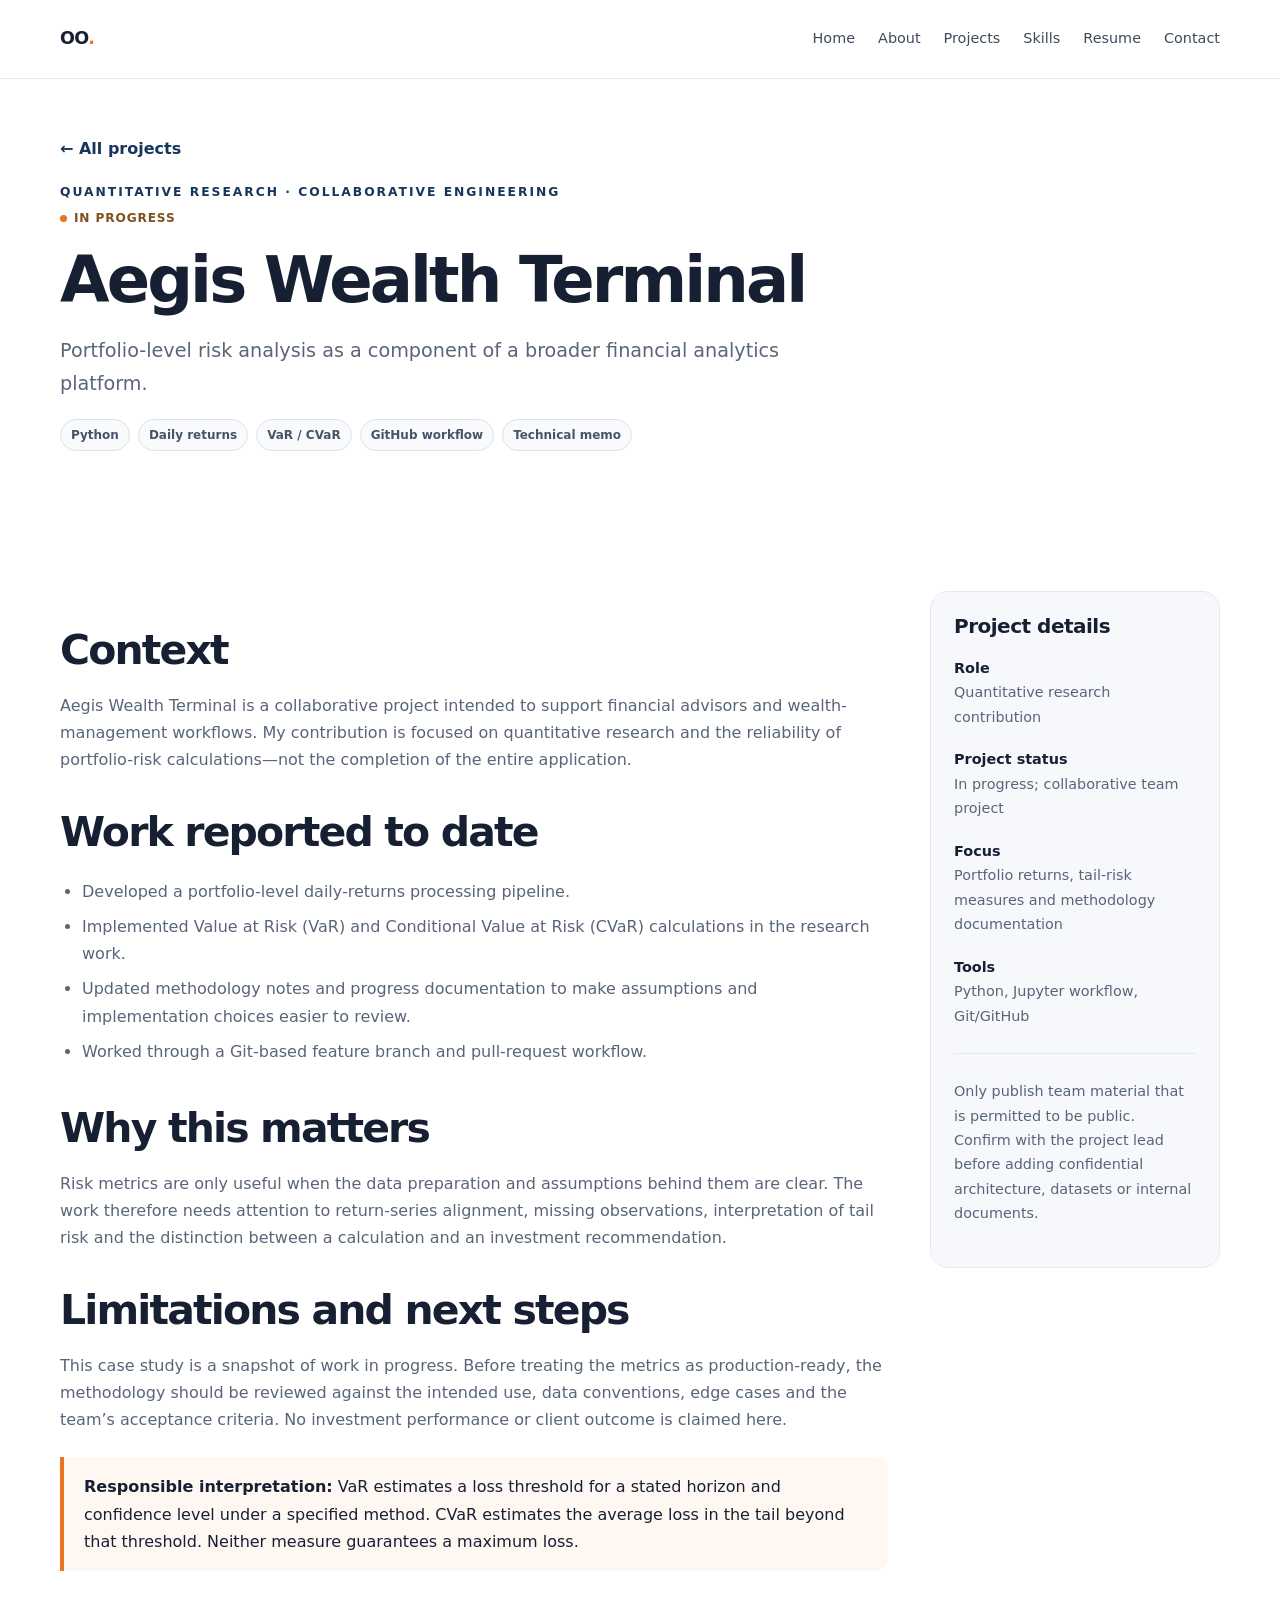
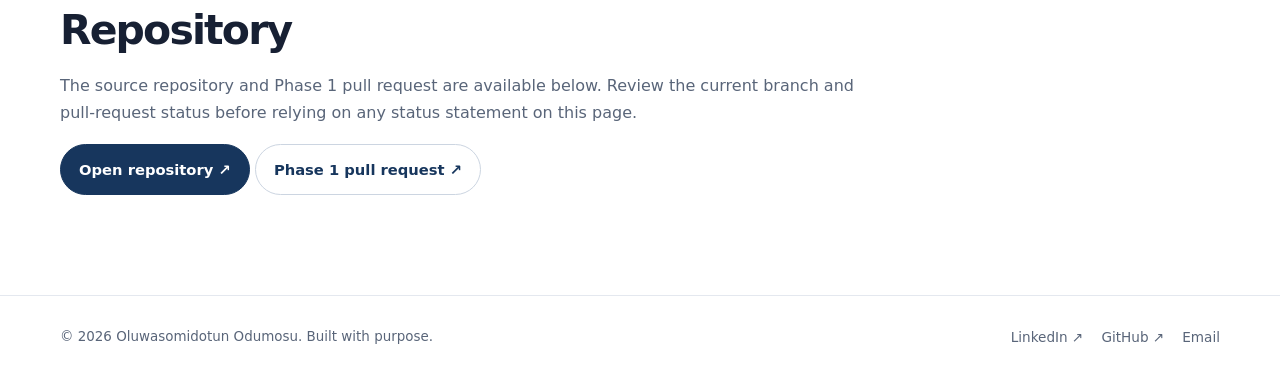
<file: projects/aegis-wealth-terminal.html>
<!doctype html>
<html lang="en"><head><meta charset="utf-8"><meta name="viewport" content="width=device-width,initial-scale=1"><meta name="theme-color" content="#ffffff"><meta name="description" content="Oluwasomidotun Odumosu — computational modelling, quantitative finance, data analytics and financial machine learning."><title>Aegis Wealth Terminal | Oluwasomidotun Odumosu</title><link rel="stylesheet" href="../styles.css"><link rel="icon" href="../assets/profile.jpg" type="image/jpeg"></head>
<body><a class="skip-link" href="#main">Skip to content</a><header class="site-header"><div class="container nav-wrap"><a class="brand" href="../index.html" aria-label="Oluwasomidotun Odumosu home">OO<span>.</span></a><button class="menu-toggle" type="button" aria-expanded="false" aria-controls="primary-nav">Menu</button><nav class="nav" id="primary-nav" aria-label="Primary navigation"><a href="../index.html">Home</a><a href="../about.html">About</a><a href="../projects.html">Projects</a><a href="../skills.html">Skills</a><a href="../resume.html">Resume</a><a href="../contact.html">Contact</a></nav></div></header><main id="main"><section class="project-hero"><div class="container"><a class="back-link" href="../projects.html">← All projects</a><div class="eyebrow">Quantitative research · Collaborative engineering</div><span class="status">In progress</span><h1 style="margin-top:14px">Aegis Wealth Terminal</h1><p class="lead">Portfolio-level risk analysis as a component of a broader financial analytics platform.</p><div class="tag-row"><span class="tag">Python</span><span class="tag">Daily returns</span><span class="tag">VaR / CVaR</span><span class="tag">GitHub workflow</span><span class="tag">Technical memo</span></div></div></section><section class="section"><div class="container project-layout"><article class="prose"><h2>Context</h2><p>Aegis Wealth Terminal is a collaborative project intended to support financial advisors and wealth-management workflows. My contribution is focused on quantitative research and the reliability of portfolio-risk calculations—not the completion of the entire application.</p><h2>Work reported to date</h2><ul><li>Developed a portfolio-level daily-returns processing pipeline.</li><li>Implemented Value at Risk (VaR) and Conditional Value at Risk (CVaR) calculations in the research work.</li><li>Updated methodology notes and progress documentation to make assumptions and implementation choices easier to review.</li><li>Worked through a Git-based feature branch and pull-request workflow.</li></ul><h2>Why this matters</h2><p>Risk metrics are only useful when the data preparation and assumptions behind them are clear. The work therefore needs attention to return-series alignment, missing observations, interpretation of tail risk and the distinction between a calculation and an investment recommendation.</p><h2>Limitations and next steps</h2><p>This case study is a snapshot of work in progress. Before treating the metrics as production-ready, the methodology should be reviewed against the intended use, data conventions, edge cases and the team’s acceptance criteria. No investment performance or client outcome is claimed here.</p><div class="callout"><strong>Responsible interpretation:</strong> VaR estimates a loss threshold for a stated horizon and confidence level under a specified method. CVaR estimates the average loss in the tail beyond that threshold. Neither measure guarantees a maximum loss.</div><h2>Repository</h2><p>The source repository and Phase 1 pull request are available below. Review the current branch and pull-request status before relying on any status statement on this page.</p><p><a class="button" href="https://github.com/31MaeStro13/aegis_rust_front" target="_blank" rel="noopener noreferrer">Open repository ↗</a> <a class="button secondary" href="https://github.com/31MaeStro13/aegis_rust_front/pull/1" target="_blank" rel="noopener noreferrer">Phase 1 pull request ↗</a></p></article><aside class="sidebar"><h3>Project details</h3><p><strong>Role</strong><br>Quantitative research contribution</p><p><strong>Project status</strong><br>In progress; collaborative team project</p><p><strong>Focus</strong><br>Portfolio returns, tail-risk measures and methodology documentation</p><p><strong>Tools</strong><br>Python, Jupyter workflow, Git/GitHub</p><hr class="rule"><p class="small">Only publish team material that is permitted to be public. Confirm with the project lead before adding confidential architecture, datasets or internal documents.</p></aside></div></section></main><footer class="footer"><div class="container footer-inner"><p>© <span data-year>2026</span> Oluwasomidotun Odumosu. Built with purpose.</p><div class="footer-links"><a href="https://www.linkedin.com/in/oluwasomidotun-odumosu-31854b177/" target="_blank" rel="noopener noreferrer">LinkedIn ↗</a><a href="https://github.com/dotunodomosu" target="_blank" rel="noopener noreferrer">GitHub ↗</a><a href="mailto:odumosu@sfedu.ru">Email</a></div></div></footer><script src="../script.js" defer></script></body></html>
</file>
<file: styles.css>
:root{--ink:#172033;--muted:#596579;--line:#e4e8ef;--paper:#fff;--soft:#f6f8fb;--navy:#17365d;--accent:#e87524;--max:1160px;--radius:22px;--shadow:0 18px 55px rgba(24,39,75,.08)}
*{box-sizing:border-box}html{scroll-behavior:smooth}body{margin:0;background:var(--paper);color:var(--ink);font-family:Inter,ui-sans-serif,system-ui,-apple-system,"Segoe UI",sans-serif;line-height:1.7;-webkit-font-smoothing:antialiased}a{color:inherit;text-decoration:none}a:focus-visible,button:focus-visible{outline:3px solid #e87524;outline-offset:4px}.container{width:min(var(--max),calc(100% - 44px));margin-inline:auto}.skip-link{position:absolute;left:-9999px;top:8px;background:#fff;padding:10px}.skip-link:focus{left:8px;z-index:20}.site-header{position:sticky;top:0;z-index:10;background:rgba(255,255,255,.93);backdrop-filter:blur(14px);border-bottom:1px solid rgba(228,232,239,.9)}.nav-wrap{min-height:78px;display:flex;align-items:center;justify-content:space-between;gap:24px}.brand{font-weight:800;letter-spacing:-.04em;font-size:1.1rem}.brand span{color:var(--accent)}.nav{display:flex;align-items:center;gap:23px;font-size:.9rem;color:#3f4a5d}.nav a{padding:8px 0;border-bottom:2px solid transparent}.nav a:hover,.nav a[aria-current=page]{color:var(--navy);border-color:var(--accent)}.menu-toggle{display:none;background:#fff;border:1px solid var(--line);border-radius:10px;padding:8px 12px;font:inherit}.eyebrow{font-size:.77rem;letter-spacing:.16em;text-transform:uppercase;font-weight:800;color:var(--navy)}h1,h2,h3{line-height:1.14;letter-spacing:-.045em;margin:0 0 18px}h1{font-size:clamp(2.6rem,5vw,4.7rem);max-width:760px}h2{font-size:clamp(1.9rem,3.2vw,2.8rem)}h3{font-size:1.25rem;letter-spacing:-.025em}p{margin:0 0 18px;color:var(--muted)}.lead{font-size:clamp(1.08rem,1.5vw,1.25rem);max-width:720px}.hero{padding:78px 0 74px}.hero-grid{display:grid;grid-template-columns:1.25fr .75fr;align-items:center;gap:64px}.hero h1 .highlight{color:var(--navy)}.hero-actions{display:flex;flex-wrap:wrap;gap:12px;margin:28px 0 22px}.button{display:inline-flex;align-items:center;justify-content:center;gap:9px;padding:12px 18px;border-radius:999px;border:1px solid var(--navy);background:var(--navy);color:#fff;font-weight:700;font-size:.92rem;transition:transform .2s,box-shadow .2s}.button:hover{transform:translateY(-2px);box-shadow:0 9px 22px rgba(23,54,93,.18)}.button.secondary{background:#fff;color:var(--navy);border-color:#ccd5e1}.button.orange{background:var(--accent);border-color:var(--accent)}.hero-photo-wrap{position:relative;max-width:390px;justify-self:end}.hero-photo{display:block;width:100%;aspect-ratio:4/4.4;object-fit:cover;object-position:center 22%;border-radius:180px 180px 26px 26px;background:var(--soft);box-shadow:var(--shadow)}.photo-note{position:absolute;bottom:24px;left:-28px;background:#fff;border:1px solid var(--line);border-radius:16px;padding:13px 17px;box-shadow:var(--shadow);font-size:.84rem;font-weight:700}.photo-note small{display:block;color:var(--muted);font-weight:500}.trust-strip{border-block:1px solid var(--line);padding:20px 0}.trust-items{display:flex;justify-content:space-between;gap:20px;flex-wrap:wrap;color:#526076;font-size:.86rem;font-weight:700}.section{padding:82px 0}.section.soft{background:var(--soft)}.section-head{display:flex;align-items:end;justify-content:space-between;gap:24px;margin-bottom:30px}.section-head p{max-width:560px;margin:0}.grid-3{display:grid;grid-template-columns:repeat(3,1fr);gap:18px}.grid-2{display:grid;grid-template-columns:repeat(2,1fr);gap:20px}.card{border:1px solid var(--line);border-radius:var(--radius);padding:25px;background:#fff;box-shadow:0 4px 20px rgba(24,39,75,.025)}.card p:last-child{margin-bottom:0}.card-link{display:inline-flex;margin-top:14px;font-weight:800;color:var(--navy);font-size:.9rem}.card-link:hover{color:var(--accent)}.tag-row{display:flex;flex-wrap:wrap;gap:8px;margin:16px 0}.tag{display:inline-flex;border:1px solid #dce3ed;background:#f9fafc;color:#46546a;padding:5px 10px;border-radius:999px;font-size:.75rem;font-weight:700}.status{display:inline-flex;align-items:center;gap:7px;color:#80501e;font-size:.76rem;font-weight:800;text-transform:uppercase;letter-spacing:.07em}.status:before{content:"";width:7px;height:7px;border-radius:50%;background:var(--accent)}.metric-row{display:grid;grid-template-columns:repeat(3,1fr);gap:14px;margin-top:30px}.metric{border-left:3px solid var(--accent);padding:4px 0 4px 14px}.metric strong{display:block;font-size:1.04rem}.metric span{font-size:.82rem;color:var(--muted)}.page-hero{padding:68px 0 44px;background:linear-gradient(180deg,#fbfcfe,#fff)}.page-hero h1{font-size:clamp(2.5rem,4.5vw,4rem)}.content-narrow{max-width:850px}.prose h2{margin-top:36px}.prose ul{color:var(--muted);padding-left:22px}.prose li{padding:4px 0}.timeline{border-left:2px solid var(--line);padding-left:24px;margin:24px 0}.timeline-item{position:relative;padding:0 0 24px}.timeline-item:before{content:"";position:absolute;left:-31px;top:7px;width:12px;height:12px;border-radius:50%;background:var(--accent);border:3px solid #fff;box-shadow:0 0 0 1px var(--line)}.timeline-item .date{font-size:.8rem;font-weight:800;color:var(--navy);letter-spacing:.04em;text-transform:uppercase}.skill-group{padding:22px 0;border-bottom:1px solid var(--line)}.skill-group:last-child{border-bottom:0}.skill-group h3{margin-bottom:8px}.project-hero{padding:56px 0 42px}.project-layout{display:grid;grid-template-columns:minmax(0,1fr) 290px;gap:42px;align-items:start}.sidebar{background:var(--soft);padding:23px;border-radius:18px;border:1px solid var(--line)}.sidebar p{font-size:.9rem}.sidebar strong{color:var(--ink)}.callout{border-left:4px solid var(--accent);padding:16px 20px;background:#fff8f2;border-radius:0 12px 12px 0;margin:24px 0}.contact-grid{display:grid;grid-template-columns:.8fr 1.2fr;gap:26px}.contact-link{display:flex;align-items:center;justify-content:space-between;gap:14px;padding:17px 0;border-bottom:1px solid var(--line);font-weight:750}.contact-link span{color:var(--muted);font-size:.88rem;font-weight:500}.notice{padding:20px;border:1px solid #f0d7c4;background:#fff8f2;border-radius:16px;color:#62452e}.footer{padding:30px 0;border-top:1px solid var(--line)}.footer-inner{display:flex;justify-content:space-between;gap:20px;align-items:center;flex-wrap:wrap}.footer p{margin:0;font-size:.84rem}.footer-links{display:flex;gap:18px;font-size:.85rem;color:var(--muted)}.small{font-size:.85rem}.muted{color:var(--muted)}.resume-panel{padding:30px;border:1px solid var(--line);border-radius:var(--radius);background:#fff}.resume-top{display:flex;justify-content:space-between;gap:18px;align-items:start;flex-wrap:wrap}.resume-top h2{font-size:1.6rem}.rule{border:0;border-top:1px solid var(--line);margin:25px 0}.back-link{display:inline-flex;color:var(--navy);font-weight:750;margin-bottom:20px}.back-link:hover{color:var(--accent)}
@media(max-width:900px){.hero-grid{grid-template-columns:1fr .7fr;gap:30px}.nav{gap:13px}.grid-3{grid-template-columns:repeat(2,1fr)}.project-layout{grid-template-columns:1fr 250px}.contact-grid{grid-template-columns:1fr 1fr}}
@media(max-width:720px){.container{width:min(var(--max),calc(100% - 32px))}.nav-wrap{min-height:68px}.menu-toggle{display:block}.nav{display:none;position:absolute;left:0;right:0;top:68px;padding:15px 22px 20px;background:#fff;border-bottom:1px solid var(--line);flex-direction:column;align-items:stretch;gap:4px}.nav.open{display:flex}.nav a{padding:10px 0}.hero{padding:50px 0}.hero-grid{grid-template-columns:1fr;gap:34px}.hero-photo-wrap{justify-self:start;width:min(78%,340px);margin:0 auto}.photo-note{left:-12px}.section{padding:58px 0}.section-head{display:block}.section-head p{margin-top:12px}.grid-3,.grid-2,.metric-row,.contact-grid,.project-layout{grid-template-columns:1fr}.page-hero{padding:50px 0 30px}.trust-items{justify-content:flex-start}.card{padding:21px}.project-layout{gap:24px}}
@media(prefers-reduced-motion:reduce){html{scroll-behavior:auto}*,*:before,*:after{transition:none!important}}
</file>
